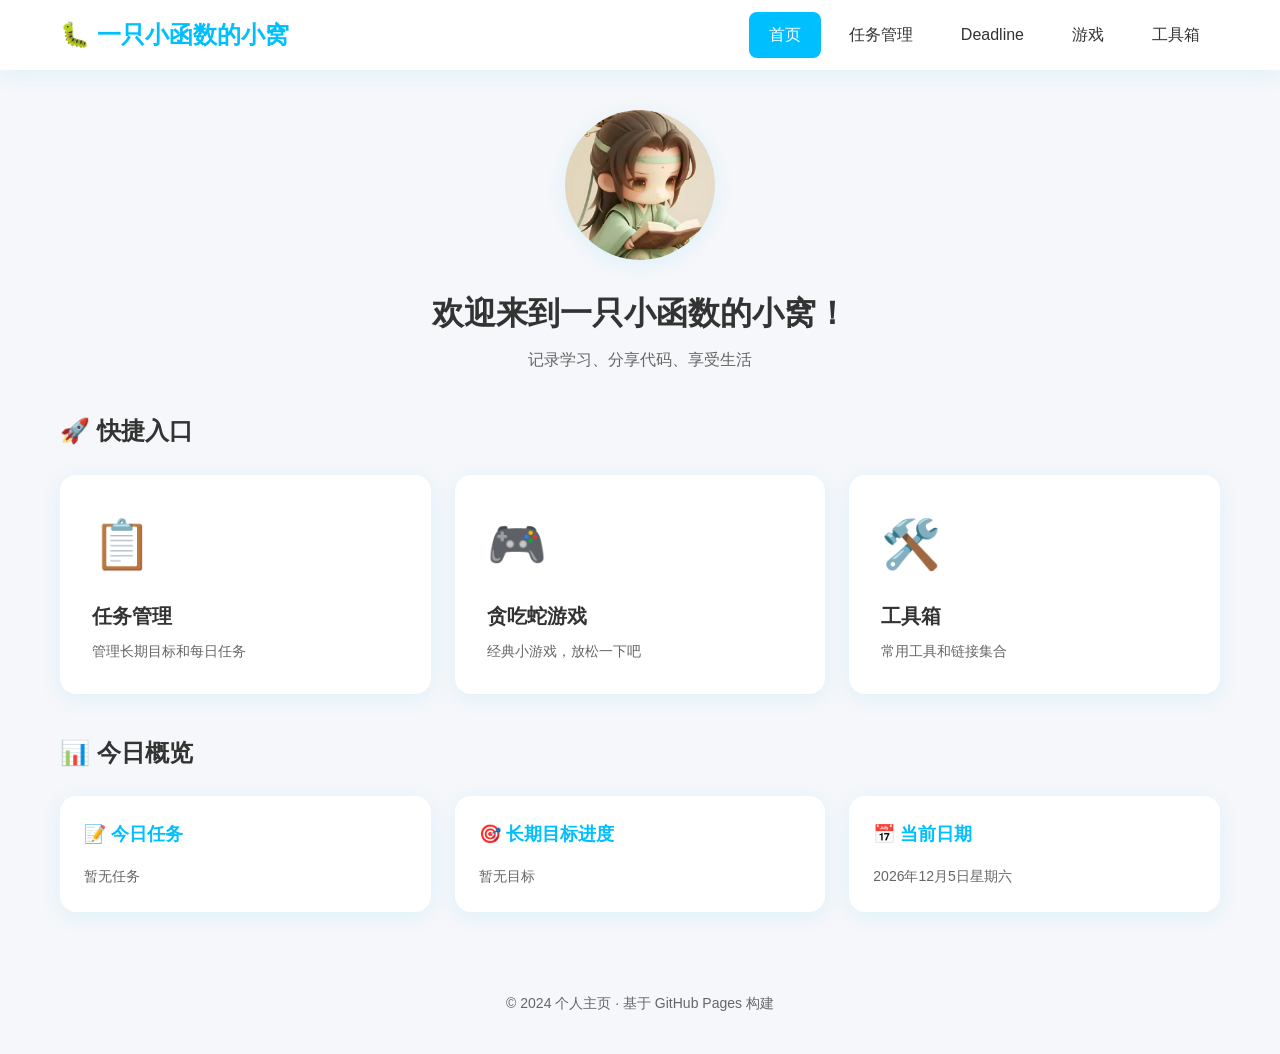
<file: index.html>
<!DOCTYPE html>
<html lang="zh-CN">
  <head>
    <meta charset="UTF-8" />
    <meta name="viewport" content="width=device-width, initial-scale=1.0" />
    <title>个人主页</title>
    <link rel="stylesheet" href="style.css" />
  </head>
  <body>
    <nav class="navbar">
      <div class="container">
        <a href="index.html" class="logo">🐛 一只小函数的小窝</a>
        <div class="nav-links">
          <a href="index.html" class="nav-link active">首页</a>
          <a href="start.html" class="nav-link">任务管理</a>
          <a href="deadline.html" class="nav-link">Deadline</a>
          <a href="game.html" class="nav-link">游戏</a>
          <a href="new_page.html" class="nav-link">工具箱</a>
        </div>
      </div>
    </nav>

    <main class="main-content">
      <div class="container">
        <div class="hero">
          <img src="mascot.png" alt="吉祥物" class="mascot" />
          <h1>欢迎来到一只小函数的小窝！</h1>
          <p>记录学习、分享代码、享受生活</p>
        </div>

        <h2 class="section-title">🚀 快捷入口</h2>
        <div class="cards-grid">
          <a href="start.html" class="card">
            <div class="card-icon">📋</div>
            <div class="card-title">任务管理</div>
            <div class="card-desc">管理长期目标和每日任务</div>
          </a>
          <a href="game.html" class="card">
            <div class="card-icon">🎮</div>
            <div class="card-title">贪吃蛇游戏</div>
            <div class="card-desc">经典小游戏，放松一下吧</div>
          </a>
          <a href="new_page.html" class="card">
            <div class="card-icon">🛠️</div>
            <div class="card-title">工具箱</div>
            <div class="card-desc">常用工具和链接集合</div>
          </a>
        </div>

        <h2 class="section-title">📊 今日概览</h2>
        <div class="info-grid">
          <div class="info-card">
            <h3>📝 今日任务</h3>
            <p id="todayTask">暂无任务</p>
          </div>
          <div class="info-card">
            <h3>🎯 长期目标进度</h3>
            <p id="goalProgress">暂无目标</p>
          </div>
          <div class="info-card">
            <h3>📅 当前日期</h3>
            <p id="currentDate"></p>
          </div>
        </div>
      </div>
    </main>

    <footer class="footer">
      <div class="container">
        <p>© 2024 个人主页 · 基于 GitHub Pages 构建</p>
      </div>
    </footer>

    <script>
      const date = new Date();
      const options = { year: 'numeric', month: 'long', day: 'numeric', weekday: 'long' };
      document.getElementById('currentDate').textContent = date.toLocaleDateString('zh-CN', options);

      const tasks = JSON.parse(localStorage.getItem('tasks') || '{}');
      const today = date.toISOString().split('T')[0];
      const todayTasks = tasks[today] || [];
      if (todayTasks.length > 0) {
        const completed = todayTasks.filter(t => t.completed).length;
        document.getElementById('todayTask').textContent = 
          `今日共 ${todayTasks.length} 个任务，已完成 ${completed} 个`;
      }

      const goals = JSON.parse(localStorage.getItem('goals') || '[]');
      if (goals.length > 0) {
        const completed = goals.filter(g => g.completed).length;
        document.getElementById('goalProgress').textContent = 
          `共 ${goals.length} 个目标，已完成 ${completed} 个`;
      }
    </script>
  </body>
</html>
</file>
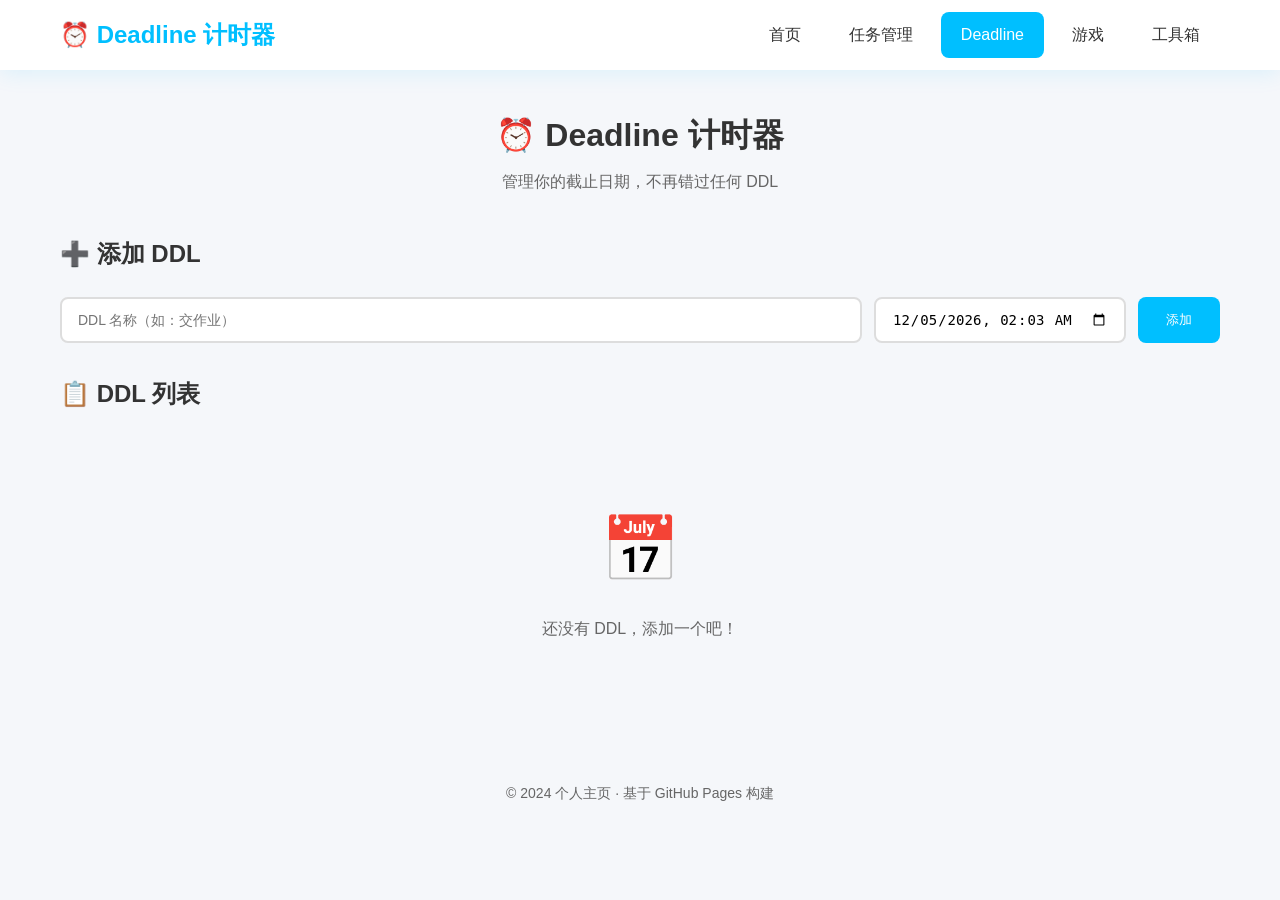
<file: deadline.html>
<!DOCTYPE html>
<html lang="zh-CN">
  <head>
    <meta charset="UTF-8" />
    <meta name="viewport" content="width=device-width, initial-scale=1.0" />
    <title>Deadline 计时器</title>
    <link rel="stylesheet" href="style.css" />
    <style>
      .deadline-form {
        display: flex;
        gap: 12px;
        margin-bottom: 32px;
        flex-wrap: wrap;
      }
      .deadline-form input {
        padding: 12px 16px;
        border: 2px solid #ddd;
        border-radius: 8px;
        font-size: 14px;
        outline: none;
        transition: border-color 0.3s;
      }
      .deadline-form input:focus {
        border-color: var(--primary);
      }
      .deadline-form input[type="text"] {
        flex: 1;
        min-width: 200px;
      }
      .deadline-form input[type="datetime-local"] {
        min-width: 220px;
      }
      .deadline-form button {
        padding: 12px 28px;
        background: var(--primary);
        color: white;
        border: none;
        border-radius: 8px;
        cursor: pointer;
        font-weight: 500;
        transition: all 0.3s;
      }
      .deadline-form button:hover {
        background: var(--primary-dark);
        transform: translateY(-2px);
      }

      .deadline-item {
        display: flex;
        align-items: center;
        gap: 16px;
        padding: 18px 20px;
        background: var(--bg-card);
        border-radius: var(--radius);
        box-shadow: var(--shadow);
        margin-bottom: 12px;
        transition: all 0.3s;
      }
      .deadline-item:hover {
        box-shadow: var(--shadow-hover);
      }
      .deadline-item.completed {
        opacity: 0.6;
        order: 1;
      }
      .deadline-item.completed .deadline-name {
        text-decoration: line-through;
      }

      .deadline-info {
        flex: 1;
        min-width: 0;
      }
      .deadline-name {
        font-size: 16px;
        font-weight: 600;
        margin-bottom: 4px;
      }
      .deadline-meta {
        font-size: 13px;
        color: var(--text-light);
        display: flex;
        gap: 16px;
        flex-wrap: wrap;
      }
      .deadline-countdown {
        font-size: 20px;
        font-weight: bold;
        white-space: nowrap;
        min-width: 140px;
        text-align: center;
      }
      .deadline-countdown.urgent {
        color: #ff4757;
      }
      .deadline-countdown.soon {
        color: #ffa502;
      }
      .deadline-countdown.safe {
        color: #2ed573;
      }
      .deadline-countdown.overdue {
        color: #ff4757;
      }
      .deadline-countdown.done {
        color: var(--text-light);
      }

      .deadline-actions {
        display: flex;
        gap: 8px;
      }
      .deadline-actions button {
        padding: 8px 14px;
        border: none;
        border-radius: 6px;
        cursor: pointer;
        font-size: 13px;
        transition: all 0.3s;
      }
      .btn-complete {
        background: #2ed573;
        color: white;
      }
      .btn-complete:hover {
        background: #26bf62;
      }
      .btn-undo {
        background: #747d8c;
        color: white;
      }
      .btn-undo:hover {
        background: #5f6773;
      }
      .btn-delete {
        background: #ff4757;
        color: white;
      }
      .btn-delete:hover {
        background: #e83e4d;
      }

      .deadline-list {
        display: flex;
        flex-direction: column;
      }

      .empty-state {
        text-align: center;
        padding: 60px 20px;
        color: var(--text-light);
      }
      .empty-state .empty-icon {
        font-size: 64px;
        margin-bottom: 16px;
      }
      .empty-state p {
        font-size: 16px;
      }

      .section-label {
        font-size: 14px;
        font-weight: 600;
        color: var(--text-light);
        margin: 24px 0 12px;
        padding-left: 4px;
      }
    </style>
  </head>
  <body>
    <nav class="navbar">
      <div class="container">
        <a href="deadline.html" class="logo">⏰ Deadline 计时器</a>
        <div class="nav-links">
          <a href="index.html" class="nav-link">首页</a>
          <a href="start.html" class="nav-link">任务管理</a>
          <a href="deadline.html" class="nav-link active">Deadline</a>
          <a href="game.html" class="nav-link">游戏</a>
          <a href="new_page.html" class="nav-link">工具箱</a>
        </div>
      </div>
    </nav>

    <main class="main-content">
      <div class="container">
        <div class="hero">
          <h1>⏰ Deadline 计时器</h1>
          <p>管理你的截止日期，不再错过任何 DDL</p>
        </div>

        <h2 class="section-title">➕ 添加 DDL</h2>
        <div class="deadline-form">
          <input type="text" id="nameInput" placeholder="DDL 名称（如：交作业）" />
          <input type="datetime-local" id="datetimeInput" />
          <button onclick="addDeadline()">添加</button>
        </div>

        <h2 class="section-title">📋 DDL 列表</h2>
        <div id="deadlineList" class="deadline-list"></div>
      </div>
    </main>

    <footer class="footer">
      <div class="container">
        <p>© 2024 个人主页 · 基于 GitHub Pages 构建</p>
      </div>
    </footer>

    <script>
      let deadlines = JSON.parse(localStorage.getItem('deadlines') || '[]');
      let timerId = null;

      function saveDeadlines() {
        localStorage.setItem('deadlines', JSON.stringify(deadlines));
      }

      function getCountdownText(dueDate) {
        const now = Date.now();
        const diff = dueDate - now;
        if (diff <= 0) return '已过期';
        const days = Math.floor(diff / 86400000);
        const hours = Math.floor((diff % 86400000) / 3600000);
        const minutes = Math.floor((diff % 3600000) / 60000);
        const seconds = Math.floor((diff % 60000) / 1000);
        if (days > 0) return `${days}天 ${hours}时 ${minutes}分 ${seconds}秒`;
        if (hours > 0) return `${hours}时 ${minutes}分 ${seconds}秒`;
        if (minutes > 0) return `${minutes}分 ${seconds}秒`;
        return `${seconds}秒`;
      }

      function getCountdownClass(dueDate, completed) {
        if (completed) return 'done';
        const now = Date.now();
        const diff = dueDate - now;
        if (diff <= 0) return 'overdue';
        if (diff <= 3600000) return 'urgent';
        if (diff <= 86400000) return 'soon';
        return 'safe';
      }

      function formatDate(ts) {
        const d = new Date(ts);
        const y = d.getFullYear();
        const m = String(d.getMonth() + 1).padStart(2, '0');
        const day = String(d.getDate()).padStart(2, '0');
        const h = String(d.getHours()).padStart(2, '0');
        const min = String(d.getMinutes()).padStart(2, '0');
        return `${y}-${m}-${day} ${h}:${min}`;
      }

      function render() {
        const list = document.getElementById('deadlineList');

        const active = deadlines.filter(d => !d.completed);
        const done = deadlines.filter(d => d.completed);

        active.sort((a, b) => a.dueDate - b.dueDate);
        done.sort((a, b) => a.dueDate - b.dueDate);

        if (deadlines.length === 0) {
          list.innerHTML = `
            <div class="empty-state">
              <div class="empty-icon">📅</div>
              <p>还没有 DDL，添加一个吧！</p>
            </div>
          `;
          return;
        }

        let html = '';
        if (active.length > 0) {
          html += '<div class="section-label">⏳ 进行中</div>';
          active.forEach(d => {
            html += renderItem(d);
          });
        }
        if (done.length > 0) {
          html += '<div class="section-label">✅ 已完成</div>';
          done.forEach(d => {
            html += renderItem(d);
          });
        }
        list.innerHTML = html;
      }

      function renderItem(d) {
        const cls = getCountdownClass(d.dueDate, d.completed);
        const countdown = d.completed ? '已完成' : getCountdownText(d.dueDate);
        const completedCls = d.completed ? 'completed' : '';
        const actionBtn = d.completed
          ? `<button class="btn-undo" onclick="toggleComplete('${d.id}')">撤销</button>`
          : `<button class="btn-complete" onclick="toggleComplete('${d.id}')">✓ 完成</button>`;

        return `
          <div class="deadline-item ${completedCls}">
            <div class="deadline-info">
              <div class="deadline-name">${escapeHtml(d.name)}</div>
              <div class="deadline-meta">
                <span>📅 ${formatDate(d.dueDate)}</span>
              </div>
            </div>
            <div class="deadline-countdown ${cls}">${countdown}</div>
            <div class="deadline-actions">
              ${actionBtn}
              <button class="btn-delete" onclick="deleteDeadline('${d.id}')">删除</button>
            </div>
          </div>
        `;
      }

      function escapeHtml(text) {
        const div = document.createElement('div');
        div.textContent = text;
        return div.innerHTML;
      }

      function addDeadline() {
        const nameInput = document.getElementById('nameInput');
        const datetimeInput = document.getElementById('datetimeInput');
        const name = nameInput.value.trim();
        const datetime = datetimeInput.value;

        if (!name) { alert('请输入 DDL 名称'); return; }
        if (!datetime) { alert('请选择截止时间'); return; }

        deadlines.push({
          id: Date.now().toString(36) + Math.random().toString(36).slice(2, 6),
          name,
          dueDate: new Date(datetime).getTime(),
          completed: false,
          createdAt: Date.now()
        });

        saveDeadlines();
        nameInput.value = '';
        datetimeInput.value = '';
        render();
      }

      function toggleComplete(id) {
        const d = deadlines.find(d => d.id === id);
        if (d) {
          d.completed = !d.completed;
          saveDeadlines();
          render();
        }
      }

      function deleteDeadline(id) {
        if (!confirm('确定删除这个 DDL 吗？')) return;
        deadlines = deadlines.filter(d => d.id !== id);
        saveDeadlines();
        render();
      }

      function tick() {
        render();
      }

      function startTimer() {
        if (timerId) clearInterval(timerId);
        timerId = setInterval(tick, 1000);
      }

      document.addEventListener('DOMContentLoaded', () => {
        const now = new Date();
        const offset = now.getTimezoneOffset();
        const localISOTime = new Date(now.getTime() - offset * 60000).toISOString();
        document.getElementById('datetimeInput').min = localISOTime.slice(0, 16);
        document.getElementById('datetimeInput').value = localISOTime.slice(0, 16);

        render();
        startTimer();
      });
    </script>
  </body>
</html>
</file>
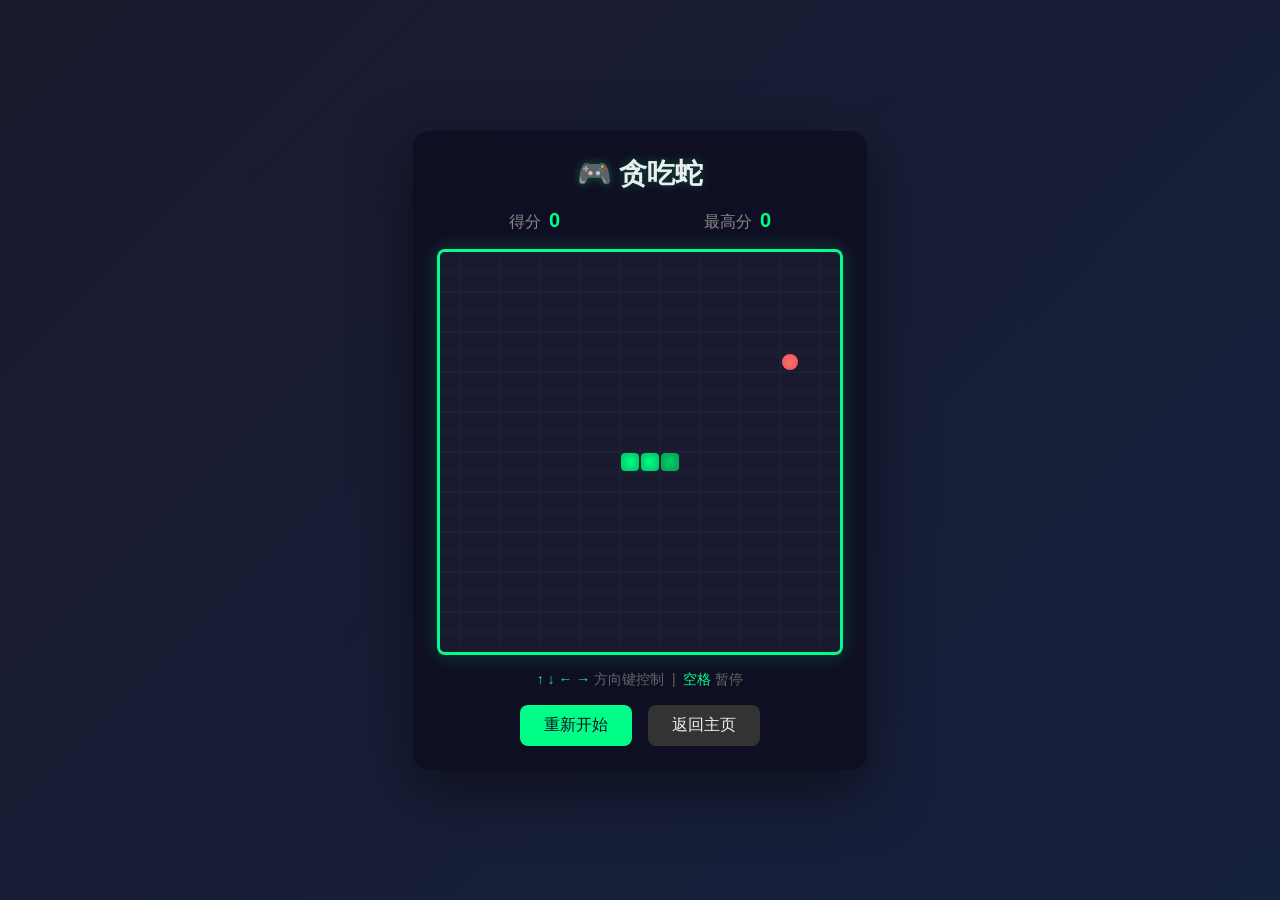
<file: game.html>
<!DOCTYPE html>
<html lang="zh-CN">
  <head>
    <meta charset="UTF-8" />
    <meta name="viewport" content="width=device-width, initial-scale=1.0, maximum-scale=1.0, user-scalable=no" />
    <title>🎮 贪吃蛇</title>
    <style>
      * {
        margin: 0;
        padding: 0;
        box-sizing: border-box;
      }
      body {
        min-height: 100vh;
        display: flex;
        justify-content: center;
        align-items: center;
        background: linear-gradient(135deg, #1a1a2e 0%, #16213e 100%);
        font-family: 'Segoe UI', Tahoma, Geneva, Verdana, sans-serif;
      }
      .container {
        background: #0f0f23;
        border-radius: 16px;
        padding: 24px;
        box-shadow: 0 20px 60px rgba(0, 0, 0, 0.5);
      }
      h1 {
        color: #eee;
        text-align: center;
        margin-bottom: 16px;
        font-size: 28px;
        text-shadow: 0 0 10px rgba(0, 255, 136, 0.3);
      }
      .score-board {
        display: flex;
        justify-content: space-around;
        margin-bottom: 16px;
      }
      .score-item {
        color: #888;
        font-size: 16px;
      }
      .score-item span {
        color: #00ff88;
        font-weight: bold;
        font-size: 20px;
        margin-left: 8px;
      }
      #gameCanvas {
        display: block;
        margin: 0 auto 16px;
        border: 3px solid #00ff88;
        border-radius: 8px;
        box-shadow: 0 0 20px rgba(0, 255, 136, 0.2);
        touch-action: none;
      }
      .controls {
        color: #666;
        text-align: center;
        font-size: 14px;
        margin-bottom: 16px;
      }
      .controls span {
        color: #00ff88;
      }
      .buttons {
        display: flex;
        justify-content: center;
        gap: 16px;
      }
      button {
        padding: 10px 24px;
        font-size: 16px;
        border: none;
        border-radius: 8px;
        cursor: pointer;
        transition: all 0.3s;
      }
      .btn-restart {
        background: #00ff88;
        color: #0f0f23;
      }
      .btn-restart:hover {
        background: #00cc6a;
        transform: translateY(-2px);
      }
      .btn-back {
        background: #333;
        color: #eee;
      }
      .btn-back:hover {
        background: #444;
        transform: translateY(-2px);
      }
      #gameOver {
        display: none;
        position: absolute;
        top: 50%;
        left: 50%;
        transform: translate(-50%, -50%);
        background: rgba(15, 15, 35, 0.95);
        padding: 32px 48px;
        border-radius: 16px;
        text-align: center;
        border: 2px solid #ff4757;
        z-index: 100;
      }
      #gameOver h2 {
        color: #ff4757;
        font-size: 32px;
        margin-bottom: 16px;
      }
      #gameOver p {
        color: #888;
        margin-bottom: 24px;
      }
      @media (orientation: landscape) and (max-width: 768px) {
        .container {
          transform: scale(0.85);
          padding: 16px;
        }
        h1 {
          font-size: 22px;
          margin-bottom: 12px;
        }
        .score-board {
          margin-bottom: 12px;
        }
        .score-item {
          font-size: 14px;
        }
        .score-item span {
          font-size: 16px;
        }
        #gameCanvas {
          margin-bottom: 12px;
        }
        .controls {
          font-size: 12px;
          margin-bottom: 12px;
        }
        button {
          padding: 8px 16px;
          font-size: 14px;
        }
      }
      @media (max-width: 400px) {
        .container {
          transform: scale(0.75);
        }
      }
    </style>
  </head>
  <body>
    <div class="container">
      <h1>🎮 贪吃蛇</h1>
      <div class="score-board">
        <div class="score-item">得分<span id="score">0</span></div>
        <div class="score-item">最高分<span id="highScore">0</span></div>
      </div>
      <canvas id="gameCanvas" width="400" height="400"></canvas>
      <div class="controls">
        <span>↑ ↓ ← →</span> 方向键控制 &nbsp;|&nbsp; <span>空格</span> 暂停
      </div>
      <div class="buttons">
        <button class="btn-restart" onclick="restartGame()">重新开始</button>
        <button class="btn-back" onclick="location.href='index.html'">返回主页</button>
      </div>
      <div id="gameOver">
        <h2>游戏结束</h2>
        <p>得分: <span id="finalScore">0</span></p>
        <button class="btn-restart" onclick="restartGame()">再来一局</button>
      </div>
    </div>
    <script src="snake.js"></script>
  </body>
</html>
</file>
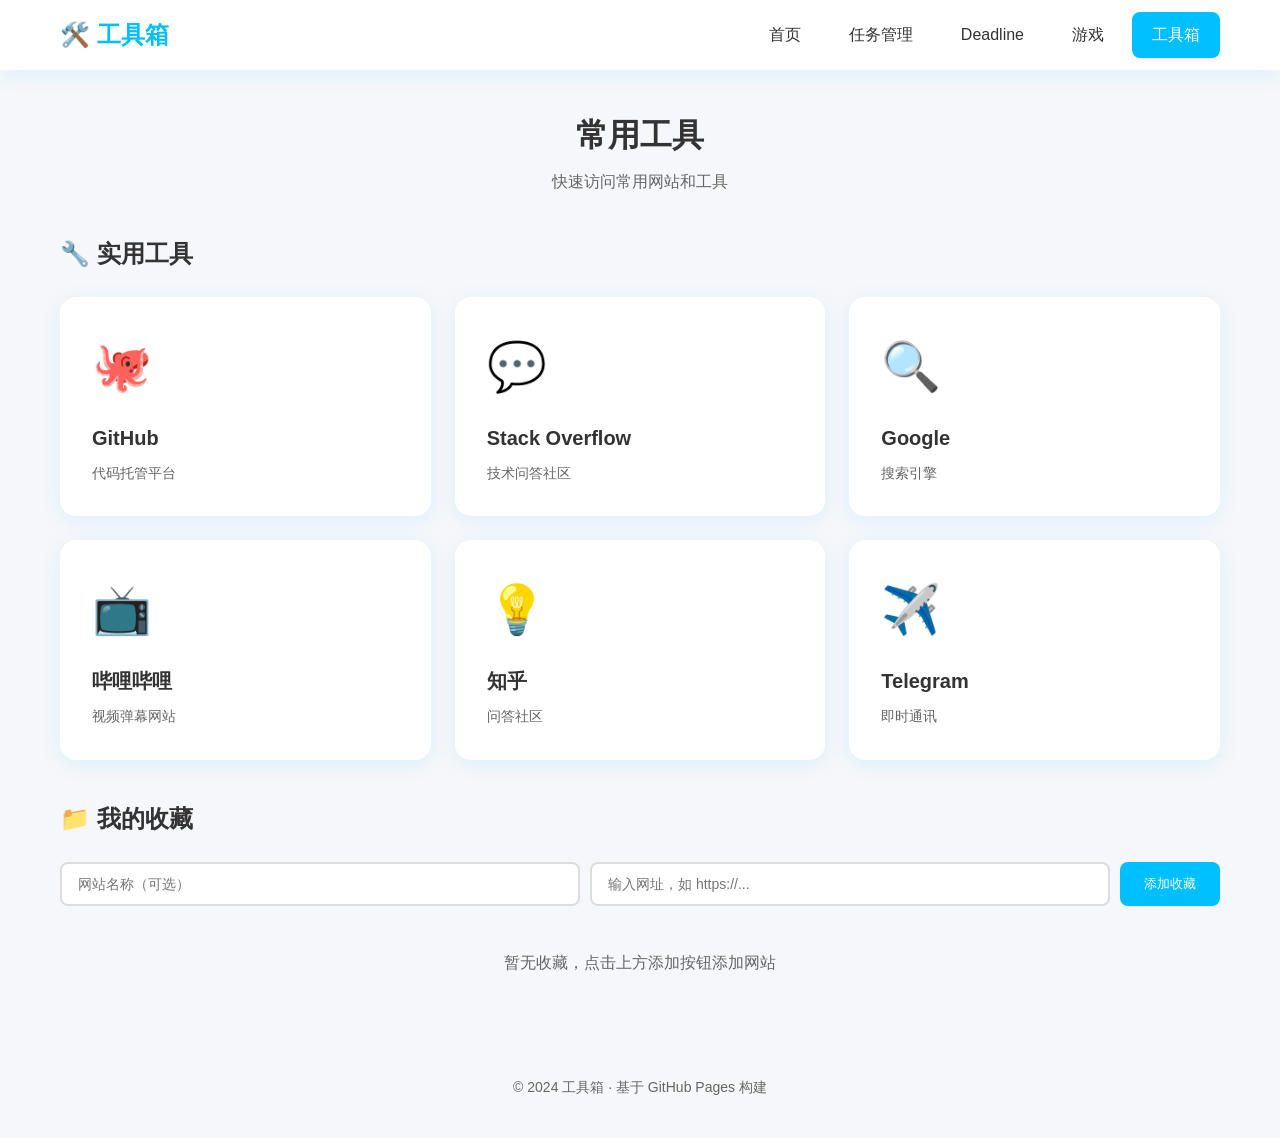
<file: new_page.html>
<!DOCTYPE html>
<html lang="zh-CN">
  <head>
    <meta charset="UTF-8" />
    <meta name="viewport" content="width=device-width, initial-scale=1.0" />
    <title>工具箱</title>
    <link rel="stylesheet" href="style.css" />
    <style>
      .add-form {
        display: flex;
        gap: 10px;
        margin-bottom: 24px;
        flex-wrap: wrap;
      }
      .add-form input {
        flex: 1;
        min-width: 200px;
        padding: 12px 16px;
        border: 2px solid #ddd;
        border-radius: 8px;
        font-size: 14px;
        outline: none;
        transition: border-color 0.3s;
      }
      .add-form input:focus {
        border-color: var(--primary);
      }
      .add-form button {
        padding: 12px 24px;
        background: var(--primary);
        color: white;
        border: none;
        border-radius: 8px;
        cursor: pointer;
        font-weight: 500;
        transition: all 0.3s;
      }
      .add-form button:hover {
        background: var(--primary-dark);
        transform: translateY(-2px);
      }
      .link-list {
        list-style: none;
      }
      .link-item {
        display: flex;
        align-items: center;
        justify-content: space-between;
        padding: 14px 16px;
        background: rgba(26, 26, 46, 0.4);
        border-radius: 8px;
        margin-bottom: 8px;
        transition: all 0.3s;
      }
      .link-item:hover {
        background: rgba(26, 26, 46, 0.7);
      }
      .link-item a {
        color: var(--text);
        text-decoration: none;
        flex: 1;
        word-break: break-all;
        display: flex;
        align-items: center;
        gap: 8px;
      }
      .link-item a:hover {
        color: var(--primary);
      }
      .link-item .delete-btn {
        padding: 6px 12px;
        background: #ff4757;
        color: white;
        border: none;
        border-radius: 6px;
        cursor: pointer;
        font-size: 12px;
        opacity: 0;
        transition: all 0.3s;
      }
      .link-item:hover .delete-btn {
        opacity: 1;
      }
      .link-item .delete-btn:hover {
        background: #ff6b7a;
      }
      .category-header {
        display: flex;
        align-items: center;
        justify-content: space-between;
        margin-bottom: 12px;
      }
      .category-header h3 {
        display: flex;
        align-items: center;
        gap: 8px;
      }
      .empty-state {
        text-align: center;
        color: var(--text-light);
        padding: 20px;
      }
    </style>
  </head>
  <body>
    <nav class="navbar">
      <div class="container">
        <a href="index.html" class="logo">🛠️ 工具箱</a>
        <div class="nav-links">
          <a href="index.html" class="nav-link">首页</a>
          <a href="start.html" class="nav-link">任务管理</a>
          <a href="deadline.html" class="nav-link">Deadline</a>
          <a href="game.html" class="nav-link">游戏</a>
          <a href="new_page.html" class="nav-link active">工具箱</a>
        </div>
      </div>
    </nav>

    <main class="main-content">
      <div class="container">
        <div class="hero">
          <h1>常用工具</h1>
          <p>快速访问常用网站和工具</p>
        </div>

        <h2 class="section-title">🔧 实用工具</h2>
        <div class="cards-grid">
          <a href="https://github.com" target="_blank" class="card">
            <div class="card-icon">🐙</div>
            <div class="card-title">GitHub</div>
            <div class="card-desc">代码托管平台</div>
          </a>
          <a href="https://stackoverflow.com" target="_blank" class="card">
            <div class="card-icon">💬</div>
            <div class="card-title">Stack Overflow</div>
            <div class="card-desc">技术问答社区</div>
          </a>
          <a href="https://www.google.com" target="_blank" class="card">
            <div class="card-icon">🔍</div>
            <div class="card-title">Google</div>
            <div class="card-desc">搜索引擎</div>
          </a>
          <a href="https://www.bilibili.com" target="_blank" class="card">
            <div class="card-icon">📺</div>
            <div class="card-title">哔哩哔哩</div>
            <div class="card-desc">视频弹幕网站</div>
          </a>
          <a href="https://www.zhihu.com" target="_blank" class="card">
            <div class="card-icon">💡</div>
            <div class="card-title">知乎</div>
            <div class="card-desc">问答社区</div>
          </a>
          <a href="https://web.telegram.org" target="_blank" class="card">
            <div class="card-icon">✈️</div>
            <div class="card-title">Telegram</div>
            <div class="card-desc">即时通讯</div>
          </a>
        </div>

        <h2 class="section-title">📁 我的收藏</h2>
        
        <div class="add-form">
          <input type="text" id="linkTitle" placeholder="网站名称（可选）">
          <input type="url" id="linkUrl" placeholder="输入网址，如 https://..." required>
          <button onclick="addLink()">添加收藏</button>
        </div>

        <div class="info-grid" id="collectionsGrid"></div>
      </div>
    </main>

    <footer class="footer">
      <div class="container">
        <p>© 2024 工具箱 · 基于 GitHub Pages 构建</p>
      </div>
    </footer>

    <script>
      let collections = JSON.parse(localStorage.getItem('collections')) || {
        '💻 开发工具': [],
        '📚 学习资源': [],
        '☁️ 云服务': [],
        '🎨 设计资源': []
      };

      function saveCollections() {
        localStorage.setItem('collections', JSON.stringify(collections));
      }

      function addLink() {
        const titleInput = document.getElementById('linkTitle');
        const urlInput = document.getElementById('linkUrl');
        const title = titleInput.value.trim();
        const url = urlInput.value.trim();

        if (!url) {
          alert('请输入网址');
          return;
        }

        let finalUrl = url;
        if (!url.startsWith('http://') && !url.startsWith('https://')) {
          finalUrl = 'https://' + url;
        }

        const defaultTitles = {
          'github.com': 'GitHub',
          'stackoverflow.com': 'Stack Overflow',
          'google.com': 'Google',
          'bilibili.com': '哔哩哔哩',
          'zhihu.com': '知乎',
          'youtube.com': 'YouTube',
          'douban.com': '豆瓣'
        };

        let displayTitle = title;
        if (!displayTitle) {
          for (const key in defaultTitles) {
            if (finalUrl.includes(key)) {
              displayTitle = defaultTitles[key];
              break;
            }
          }
        }
        if (!displayTitle) {
          displayTitle = finalUrl.replace(/^https?:\/\//, '').split('/')[0];
        }

        const defaultCategory = '📚 学习资源';
        if (!collections[defaultCategory]) {
          collections[defaultCategory] = [];
        }
        
        collections[defaultCategory].push({
          id: Date.now(),
          title: displayTitle,
          url: finalUrl
        });

        titleInput.value = '';
        urlInput.value = '';
        saveCollections();
        renderCollections();
      }

      function deleteLink(category, id) {
        collections[category] = collections[category].filter(link => link.id !== id);
        saveCollections();
        renderCollections();
      }

      function renderCollections() {
        const grid = document.getElementById('collectionsGrid');
        let html = '';

        for (const [category, links] of Object.entries(collections)) {
          if (links.length === 0) continue;

          html += `
            <div class="info-card">
              <div class="category-header">
                <h3>${category}</h3>
              </div>
              <ul class="link-list">
                ${links.map(link => `
                  <li class="link-item">
                    <a href="${link.url}" target="_blank" title="${link.url}">
                      🔗 ${link.title}
                    </a>
                    <button class="delete-btn" onclick="deleteLink('${category}', ${link.id})">删除</button>
                  </li>
                `).join('')}
              </ul>
            </div>
          `;
        }

        if (!html) {
          html = '<div class="empty-state">暂无收藏，点击上方添加按钮添加网站</div>';
        }

        grid.innerHTML = html;
      }

      document.getElementById('linkUrl').addEventListener('keypress', (e) => {
        if (e.key === 'Enter') {
          addLink();
        }
      });

      renderCollections();
    </script>
  </body>
</html>
</file>
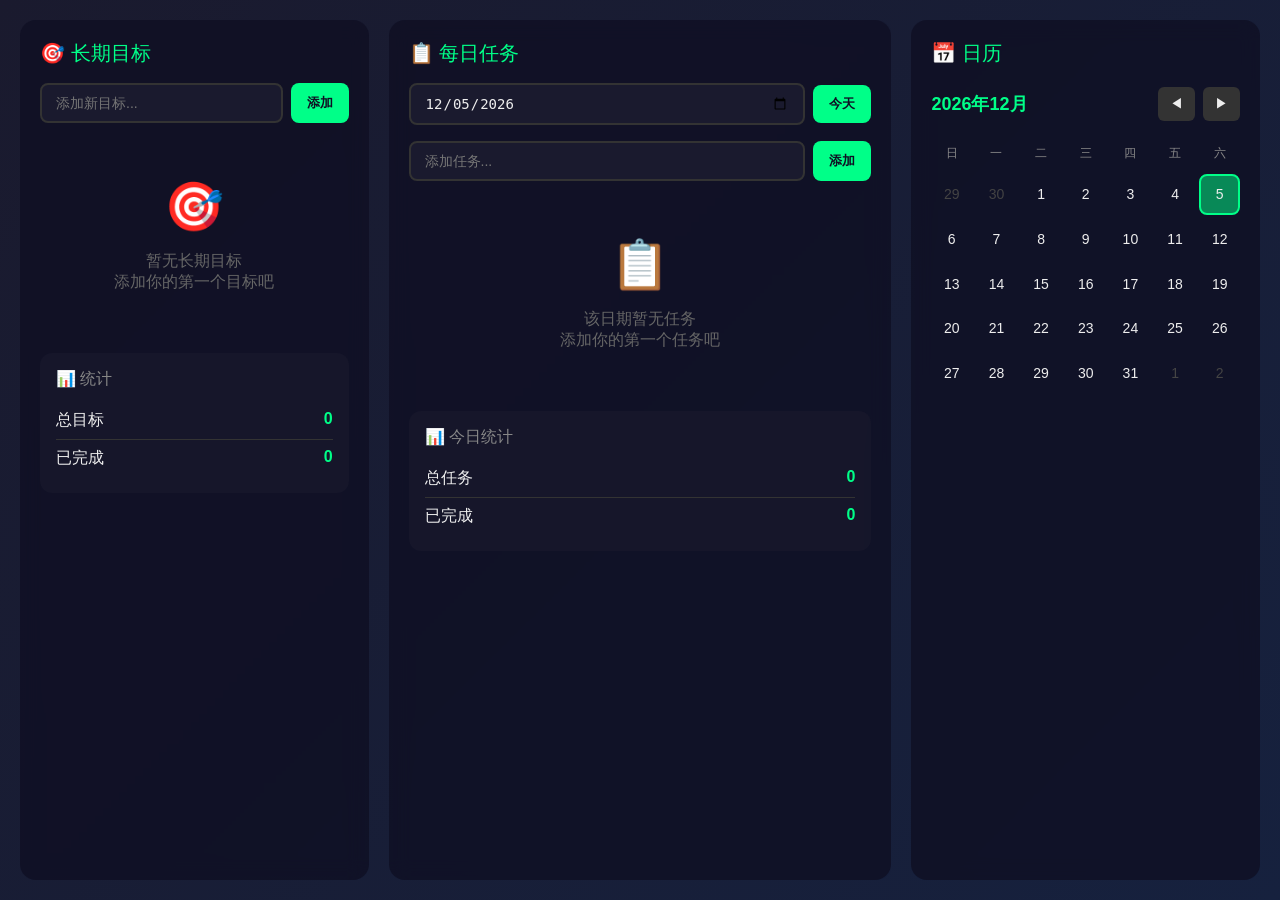
<file: start.html>
<!DOCTYPE html>
<html lang="zh-CN">
  <head>
    <meta charset="UTF-8" />
    <meta name="viewport" content="width=device-width, initial-scale=1.0" />
    <title>任务管理器</title>
    <style>
      * {
        margin: 0;
        padding: 0;
        box-sizing: border-box;
      }
      body {
        min-height: 100vh;
        background: linear-gradient(135deg, #1a1a2e 0%, #16213e 100%);
        font-family: 'Segoe UI', Tahoma, Geneva, Verdana, sans-serif;
        color: #eee;
      }
      .container {
        display: flex;
        height: 100vh;
        gap: 20px;
        padding: 20px;
      }
      .panel {
        background: rgba(15, 15, 35, 0.8);
        border-radius: 16px;
        padding: 20px;
        backdrop-filter: blur(10px);
      }
      .left-panel {
        flex: 1;
        max-width: 350px;
      }
      .center-panel {
        flex: 1.5;
      }
      .right-panel {
        flex: 1;
        max-width: 350px;
      }
      .panel-title {
        font-size: 20px;
        margin-bottom: 16px;
        color: #00ff88;
        display: flex;
        align-items: center;
        gap: 8px;
      }
      .add-form {
        display: flex;
        gap: 8px;
        margin-bottom: 16px;
      }
      .add-form input {
        flex: 1;
        padding: 10px 14px;
        border: 2px solid #333;
        border-radius: 8px;
        background: #1a1a2e;
        color: #eee;
        font-size: 14px;
        outline: none;
        transition: border-color 0.3s;
      }
      .add-form input:focus {
        border-color: #00ff88;
      }
      .add-form button {
        padding: 10px 16px;
        background: #00ff88;
        color: #0f0f23;
        border: none;
        border-radius: 8px;
        cursor: pointer;
        font-weight: bold;
        transition: all 0.3s;
      }
      .add-form button:hover {
        background: #00cc6a;
        transform: translateY(-2px);
      }
      .todo-list {
        list-style: none;
        max-height: calc(100vh - 200px);
        overflow-y: auto;
      }
      .todo-list li {
        display: flex;
        align-items: center;
        padding: 12px;
        background: rgba(26, 26, 46, 0.6);
        border-radius: 8px;
        margin-bottom: 8px;
        transition: all 0.3s;
      }
      .todo-list li:hover {
        background: rgba(26, 26, 46, 0.9);
      }
      .todo-list li.completed {
        opacity: 0.5;
        text-decoration: line-through;
      }
      .todo-list li .checkbox {
        width: 20px;
        height: 20px;
        border: 2px solid #00ff88;
        border-radius: 4px;
        margin-right: 12px;
        cursor: pointer;
        display: flex;
        align-items: center;
        justify-content: center;
        transition: all 0.3s;
      }
      .todo-list li .checkbox.checked {
        background: #00ff88;
      }
      .todo-list li .checkbox.checked::after {
        content: '✓';
        color: #0f0f23;
        font-weight: bold;
      }
      .todo-list li .text {
        flex: 1;
        word-break: break-word;
      }
      .todo-list li .delete-btn {
        padding: 4px 10px;
        background: #ff4757;
        color: #fff;
        border: none;
        border-radius: 4px;
        cursor: pointer;
        font-size: 12px;
        opacity: 0;
        transition: all 0.3s;
      }
      .todo-list li:hover .delete-btn {
        opacity: 1;
      }
      .todo-list li .delete-btn:hover {
        background: #ff6b7a;
      }
      .date-selector {
        display: flex;
        gap: 8px;
        margin-bottom: 16px;
        align-items: center;
      }
      .date-selector input[type="date"] {
        padding: 10px 14px;
        border: 2px solid #333;
        border-radius: 8px;
        background: #1a1a2e;
        color: #eee;
        font-size: 14px;
        outline: none;
        transition: border-color 0.3s;
        flex: 1;
      }
      .date-selector input[type="date"]:focus {
        border-color: #00ff88;
      }
      .date-selector button {
        padding: 10px 16px;
        background: #00ff88;
        color: #0f0f23;
        border: none;
        border-radius: 8px;
        cursor: pointer;
        font-weight: bold;
        transition: all 0.3s;
      }
      .date-selector button:hover {
        background: #00cc6a;
      }
      .today-btn {
        padding: 10px 16px;
        background: #333;
        color: #eee;
        border: none;
        border-radius: 8px;
        cursor: pointer;
        transition: all 0.3s;
      }
      .today-btn:hover {
        background: #444;
      }
      .calendar {
        margin-top: 20px;
      }
      .calendar-header {
        display: flex;
        justify-content: space-between;
        align-items: center;
        margin-bottom: 16px;
      }
      .calendar-header h3 {
        font-size: 18px;
        color: #00ff88;
      }
      .calendar-nav {
        display: flex;
        gap: 8px;
      }
      .calendar-nav button {
        padding: 8px 12px;
        background: #333;
        color: #eee;
        border: none;
        border-radius: 6px;
        cursor: pointer;
        transition: all 0.3s;
      }
      .calendar-nav button:hover {
        background: #444;
      }
      .calendar-grid {
        display: grid;
        grid-template-columns: repeat(7, 1fr);
        gap: 4px;
      }
      .calendar-day-header {
        text-align: center;
        padding: 8px;
        font-size: 12px;
        color: #888;
      }
      .calendar-day {
        aspect-ratio: 1;
        display: flex;
        flex-direction: column;
        align-items: center;
        justify-content: center;
        border-radius: 8px;
        cursor: pointer;
        transition: all 0.3s;
        font-size: 14px;
        position: relative;
      }
      .calendar-day:hover {
        background: rgba(0, 255, 136, 0.2);
      }
      .calendar-day.other-month {
        color: #444;
      }
      .calendar-day.today {
        background: rgba(0, 255, 136, 0.3);
        border: 2px solid #00ff88;
      }
      .calendar-day.selected {
        background: rgba(0, 255, 136, 0.5);
      }
      .calendar-day.has-tasks::after {
        content: '';
        width: 6px;
        height: 6px;
        background: #ff6b6b;
        border-radius: 50%;
        position: absolute;
        bottom: 4px;
      }
      .stats {
        margin-top: 20px;
        padding: 16px;
        background: rgba(26, 26, 46, 0.6);
        border-radius: 12px;
      }
      .stats-title {
        font-size: 16px;
        color: #888;
        margin-bottom: 12px;
      }
      .stats-item {
        display: flex;
        justify-content: space-between;
        padding: 8px 0;
        border-bottom: 1px solid #333;
      }
      .stats-item:last-child {
        border-bottom: none;
      }
      .stats-value {
        color: #00ff88;
        font-weight: bold;
      }
      .empty-state {
        text-align: center;
        color: #666;
        padding: 40px 20px;
      }
      .empty-state span {
        font-size: 48px;
        display: block;
        margin-bottom: 16px;
      }
      @media (max-width: 1024px) {
        .container {
          flex-direction: column;
          height: auto;
          min-height: 100vh;
        }
        .left-panel, .center-panel, .right-panel {
          max-width: none;
          flex: none;
        }
        .todo-list {
          max-height: 300px;
        }
      }
    </style>
  </head>
  <body>
    <div class="container">
      <div class="left-panel panel">
        <div class="panel-title">🎯 长期目标</div>
        <div class="add-form">
          <input type="text" id="goalInput" placeholder="添加新目标..." onkeypress="if(event.key==='Enter')addGoal()">
          <button onclick="addGoal()">添加</button>
        </div>
        <ul class="todo-list" id="goalsList"></ul>
        <div class="stats">
          <div class="stats-title">📊 统计</div>
          <div class="stats-item">
            <span>总目标</span>
            <span class="stats-value" id="totalGoals">0</span>
          </div>
          <div class="stats-item">
            <span>已完成</span>
            <span class="stats-value" id="completedGoals">0</span>
          </div>
        </div>
      </div>

      <div class="center-panel panel">
        <div class="panel-title">📋 每日任务</div>
        <div class="date-selector">
          <input type="date" id="taskDate">
          <button class="today-btn" onclick="goToToday()">今天</button>
        </div>
        <div class="add-form">
          <input type="text" id="taskInput" placeholder="添加任务..." onkeypress="if(event.key==='Enter')addTask()">
          <button onclick="addTask()">添加</button>
        </div>
        <ul class="todo-list" id="tasksList"></ul>
        <div class="stats">
          <div class="stats-title">📊 今日统计</div>
          <div class="stats-item">
            <span>总任务</span>
            <span class="stats-value" id="totalTasks">0</span>
          </div>
          <div class="stats-item">
            <span>已完成</span>
            <span class="stats-value" id="completedTasks">0</span>
          </div>
        </div>
      </div>

      <div class="right-panel panel">
        <div class="panel-title">📅 日历</div>
        <div class="calendar">
          <div class="calendar-header">
            <h3 id="calendarMonth">2024年3月</h3>
            <div class="calendar-nav">
              <button onclick="changeMonth(-1)">◀</button>
              <button onclick="changeMonth(1)">▶</button>
            </div>
          </div>
          <div class="calendar-grid" id="calendarGrid"></div>
        </div>
      </div>
    </div>

    <script>
      let goals = JSON.parse(localStorage.getItem('goals')) || [];
      let tasks = JSON.parse(localStorage.getItem('tasks')) || {};
      let selectedDate = new Date().toISOString().split('T')[0];
      let currentMonth = new Date();
      const weekDays = ['日', '一', '二', '三', '四', '五', '六'];

      document.getElementById('taskDate').value = selectedDate;
      document.getElementById('taskDate').max = '2099-12-31';

      function saveGoals() {
        localStorage.setItem('goals', JSON.stringify(goals));
      }

      function saveTasks() {
        localStorage.setItem('tasks', JSON.stringify(tasks));
      }

      function addGoal() {
        const input = document.getElementById('goalInput');
        const text = input.value.trim();
        if (!text) return;
        
        goals.push({ id: Date.now(), text, completed: false });
        input.value = '';
        saveGoals();
        renderGoals();
      }

      function toggleGoal(id) {
        const goal = goals.find(g => g.id === id);
        if (goal) {
          goal.completed = !goal.completed;
          saveGoals();
          renderGoals();
        }
      }

      function deleteGoal(id) {
        goals = goals.filter(g => g.id !== id);
        saveGoals();
        renderGoals();
      }

      function renderGoals() {
        const list = document.getElementById('goalsList');
        const totalEl = document.getElementById('totalGoals');
        const completedEl = document.getElementById('completedGoals');

        totalEl.textContent = goals.length;
        completedEl.textContent = goals.filter(g => g.completed).length;

        if (goals.length === 0) {
          list.innerHTML = '<div class="empty-state"><span>🎯</span>暂无长期目标<br>添加你的第一个目标吧</div>';
          return;
        }

        list.innerHTML = goals.map(goal => `
          <li class="${goal.completed ? 'completed' : ''}">
            <div class="checkbox ${goal.completed ? 'checked' : ''}" onclick="toggleGoal(${goal.id})"></div>
            <span class="text">${escapeHtml(goal.text)}</span>
            <button class="delete-btn" onclick="deleteGoal(${goal.id})">删除</button>
          </li>
        `).join('');
      }

      function addTask() {
        const input = document.getElementById('taskInput');
        const text = input.value.trim();
        if (!text) return;
        
        if (!tasks[selectedDate]) {
          tasks[selectedDate] = [];
        }
        
        tasks[selectedDate].push({ id: Date.now(), text, completed: false });
        input.value = '';
        saveTasks();
        renderTasks();
        renderCalendar();
      }

      function toggleTask(id) {
        const dateTasks = tasks[selectedDate];
        if (dateTasks) {
          const task = dateTasks.find(t => t.id === id);
          if (task) {
            task.completed = !task.completed;
            saveTasks();
            renderTasks();
            renderCalendar();
          }
        }
      }

      function deleteTask(id) {
        if (tasks[selectedDate]) {
          tasks[selectedDate] = tasks[selectedDate].filter(t => t.id !== id);
          if (tasks[selectedDate].length === 0) {
            delete tasks[selectedDate];
          }
          saveTasks();
          renderTasks();
          renderCalendar();
        }
      }

      function renderTasks() {
        const list = document.getElementById('tasksList');
        const dateTasks = tasks[selectedDate] || [];
        const totalEl = document.getElementById('totalTasks');
        const completedEl = document.getElementById('completedTasks');

        totalEl.textContent = dateTasks.length;
        completedEl.textContent = dateTasks.filter(t => t.completed).length;

        if (dateTasks.length === 0) {
          list.innerHTML = '<div class="empty-state"><span>📋</span>该日期暂无任务<br>添加你的第一个任务吧</div>';
          return;
        }

        list.innerHTML = dateTasks.map(task => `
          <li class="${task.completed ? 'completed' : ''}">
            <div class="checkbox ${task.completed ? 'checked' : ''}" onclick="toggleTask(${task.id})"></div>
            <span class="text">${escapeHtml(task.text)}</span>
            <button class="delete-btn" onclick="deleteTask(${task.id})">删除</button>
          </li>
        `).join('');
      }

      function escapeHtml(text) {
        const div = document.createElement('div');
        div.textContent = text;
        return div.innerHTML;
      }

      function goToToday() {
        selectedDate = new Date().toISOString().split('T')[0];
        document.getElementById('taskDate').value = selectedDate;
        renderTasks();
        renderCalendar();
      }

      function changeMonth(delta) {
        currentMonth.setMonth(currentMonth.getMonth() + delta);
        renderCalendar();
      }

      function selectDate(dateStr) {
        selectedDate = dateStr;
        document.getElementById('taskDate').value = selectedDate;
        renderTasks();
        renderCalendar();
      }

      function renderCalendar() {
        const grid = document.getElementById('calendarGrid');
        const monthLabel = document.getElementById('calendarMonth');
        
        const year = currentMonth.getFullYear();
        const month = currentMonth.getMonth();
        monthLabel.textContent = `${year}年${month + 1}月`;

        const firstDay = new Date(year, month, 1);
        const lastDay = new Date(year, month + 1, 0);
        const startDay = firstDay.getDay();
        const daysInMonth = lastDay.getDate();

        const today = new Date().toISOString().split('T')[0];
        let html = weekDays.map(d => `<div class="calendar-day-header">${d}</div>`).join('');

        const prevMonth = new Date(year, month, 0);
        const prevDays = prevMonth.getDate();
        for (let i = startDay - 1; i >= 0; i--) {
          const day = prevDays - i;
          const dateStr = `${prevMonth.getFullYear()}-${String(prevMonth.getMonth() + 1).padStart(2, '0')}-${String(day).padStart(2, '0')}`;
          html += `<div class="calendar-day other-month" onclick="selectDate('${dateStr}')">${day}</div>`;
        }

        for (let day = 1; day <= daysInMonth; day++) {
          const dateStr = `${year}-${String(month + 1).padStart(2, '0')}-${String(day).padStart(2, '0')}`;
          const hasTasks = tasks[dateStr] && tasks[dateStr].length > 0;
          const isToday = dateStr === today;
          const isSelected = dateStr === selectedDate;
          
          let classes = 'calendar-day';
          if (isToday) classes += ' today';
          if (isSelected) classes += ' selected';
          if (hasTasks) classes += ' has-tasks';
          
          html += `<div class="${classes}" onclick="selectDate('${dateStr}')">${day}</div>`;
        }

        const totalCells = startDay + daysInMonth;
        const remaining = totalCells % 7 === 0 ? 0 : 7 - (totalCells % 7);
        const nextMonth = new Date(year, month + 1, 1);
        for (let day = 1; day <= remaining; day++) {
          const dateStr = `${nextMonth.getFullYear()}-${String(nextMonth.getMonth() + 1).padStart(2, '0')}-${String(day).padStart(2, '0')}`;
          html += `<div class="calendar-day other-month" onclick="selectDate('${dateStr}')">${day}</div>`;
        }

        grid.innerHTML = html;
      }

      document.getElementById('taskDate').addEventListener('change', (e) => {
        selectedDate = e.target.value;
        renderTasks();
        renderCalendar();
      });

      renderGoals();
      renderTasks();
      renderCalendar();
    </script>
  </body>
</html>
</file>
<file: style.css>
:root {
  --primary: #00BFFF;
  --primary-light: #87CEFA;
  --primary-dark: #0099CC;
  --bg: #f5f7fa;
  --bg-card: #ffffff;
  --text: #333333;
  --text-light: #666666;
  --shadow: 0 4px 20px rgba(0, 191, 255, 0.1);
  --shadow-hover: 0 8px 30px rgba(0, 191, 255, 0.2);
  --radius: 16px;
}

* {
  margin: 0;
  padding: 0;
  box-sizing: border-box;
}

body {
  font-family: 'Segoe UI', 'PingFang SC', -apple-system, sans-serif;
  background: var(--bg);
  color: var(--text);
  line-height: 1.6;
}

.container {
  max-width: 1200px;
  margin: 0 auto;
  padding: 0 20px;
}

.navbar {
  background: var(--bg-card);
  box-shadow: var(--shadow);
  position: sticky;
  top: 0;
  z-index: 100;
}

.navbar .container {
  display: flex;
  align-items: center;
  justify-content: space-between;
  height: 70px;
}

.logo {
  font-size: 24px;
  font-weight: bold;
  color: var(--primary);
  text-decoration: none;
  display: flex;
  align-items: center;
  gap: 8px;
}

.nav-links {
  display: flex;
  gap: 8px;
}

.nav-link {
  padding: 10px 20px;
  text-decoration: none;
  color: var(--text);
  border-radius: 8px;
  transition: all 0.3s;
  font-weight: 500;
}

.nav-link:hover {
  background: rgba(0, 191, 255, 0.1);
  color: var(--primary);
}

.nav-link.active {
  background: var(--primary);
  color: white;
}

.main-content {
  padding: 40px 0;
}

.hero {
  text-align: center;
  margin-bottom: 40px;
}

.hero .mascot {
  width: 150px;
  height: 150px;
  border-radius: 50%;
  margin-bottom: 20px;
  object-fit: cover;
  box-shadow: var(--shadow);
  transition: transform 0.3s;
}

.hero .mascot:hover {
  transform: scale(1.1) rotate(5deg);
}

.hero h1 {
  font-size: 32px;
  margin-bottom: 8px;
  color: var(--text);
}

.hero p {
  color: var(--text-light);
  font-size: 16px;
}

.cards-grid {
  display: grid;
  grid-template-columns: repeat(auto-fit, minmax(280px, 1fr));
  gap: 24px;
  margin-bottom: 40px;
}

.card {
  background: var(--bg-card);
  border-radius: var(--radius);
  padding: 32px;
  box-shadow: var(--shadow);
  transition: all 0.3s;
  cursor: pointer;
  text-decoration: none;
  display: block;
  color: inherit;
}

.card:hover {
  transform: translateY(-4px);
  box-shadow: var(--shadow-hover);
}

.card-icon {
  font-size: 48px;
  margin-bottom: 16px;
}

.card-title {
  font-size: 20px;
  font-weight: 600;
  margin-bottom: 8px;
  color: var(--text);
}

.card-desc {
  color: var(--text-light);
  font-size: 14px;
}

.section-title {
  font-size: 24px;
  margin-bottom: 24px;
  color: var(--text);
  display: flex;
  align-items: center;
  gap: 12px;
}

.info-grid {
  display: grid;
  grid-template-columns: repeat(auto-fit, minmax(300px, 1fr));
  gap: 24px;
}

.info-card {
  background: var(--bg-card);
  border-radius: var(--radius);
  padding: 24px;
  box-shadow: var(--shadow);
}

.info-card h3 {
  font-size: 18px;
  margin-bottom: 16px;
  color: var(--primary);
  display: flex;
  align-items: center;
  gap: 8px;
}

.info-card p {
  color: var(--text-light);
  font-size: 14px;
}

.btn {
  display: inline-block;
  padding: 12px 24px;
  background: var(--primary);
  color: white;
  text-decoration: none;
  border-radius: 8px;
  font-weight: 500;
  transition: all 0.3s;
  border: none;
  cursor: pointer;
}

.btn:hover {
  background: var(--primary-dark);
  transform: translateY(-2px);
}

.footer {
  text-align: center;
  padding: 40px 0;
  color: var(--text-light);
  font-size: 14px;
}

@media (max-width: 768px) {
  .navbar .container {
    flex-direction: column;
    height: auto;
    padding: 16px;
    gap: 16px;
  }
  
  .nav-links {
    flex-wrap: wrap;
    justify-content: center;
  }
  
  .hero h1 {
    font-size: 24px;
  }
  
  .cards-grid {
    grid-template-columns: 1fr;
  }
}
</file>
